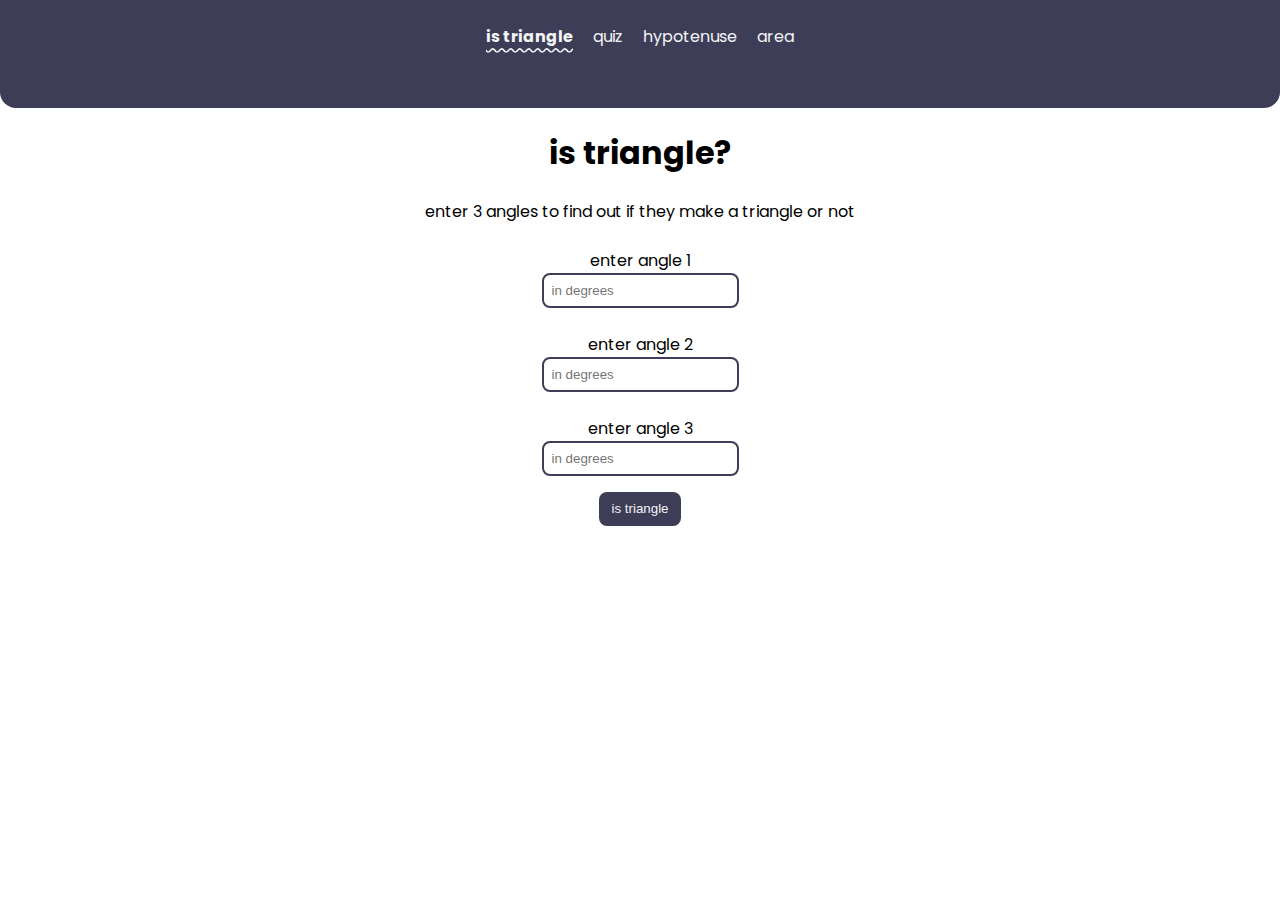
<file: index.html>
<!DOCTYPE html>
<html lang="en">
<head>
    <meta charset="UTF-8">
    <meta http-equiv="X-UA-Compatible" content="IE=edge">
    <meta name="viewport" content="width=device-width, initial-scale=1.0">
    <title>fun with triangles</title>
    <link rel="stylesheet" href="main.css" />
    <link rel="icon" href="data:image/svg+xml,<svg xmlns=%22http://www.w3.org/2000/svg%22 viewBox=%220 0 100 100%22><text y=%22.9em%22 font-size=%2290%22>🔺</text></svg>">

</head>
<body>
    <nav>
        <ol class="ol-nav">
            <li class="li-item active">is triangle</li>
            <a href="quiz.html"><li class="li-item">quiz</li></a>
            <a href="hypotenuse.html"><li class="li-item">hypotenuse</li></a>
            <a href="area.html"><li class="li-item">area</li></a>
        </ol>
    </nav>
<header>
    <h1>
        is triangle?
    </h1>
    <p>enter 3 angles to find out if they make a triangle or not</p>
</header>
    <label for="angle1">enter angle 1</label>
    <input id="angle1" placeholder="in degrees" type="number"/>
    
    <label for="angle2">enter angle 2</label>
    <input id="angle2" placeholder="in degrees" type="number"/>

    <label for="angle3">enter angle 3</label>
    <input id="angle3" placeholder="in degrees" type="number"/>

    <div class="container">
    <button id="btn-is-triangle">is triangle</button>
</div>

    <p id="is-triangle-output">enter details for output</p>

    <script src="main.js"></script>
</body>
</html>
</file>
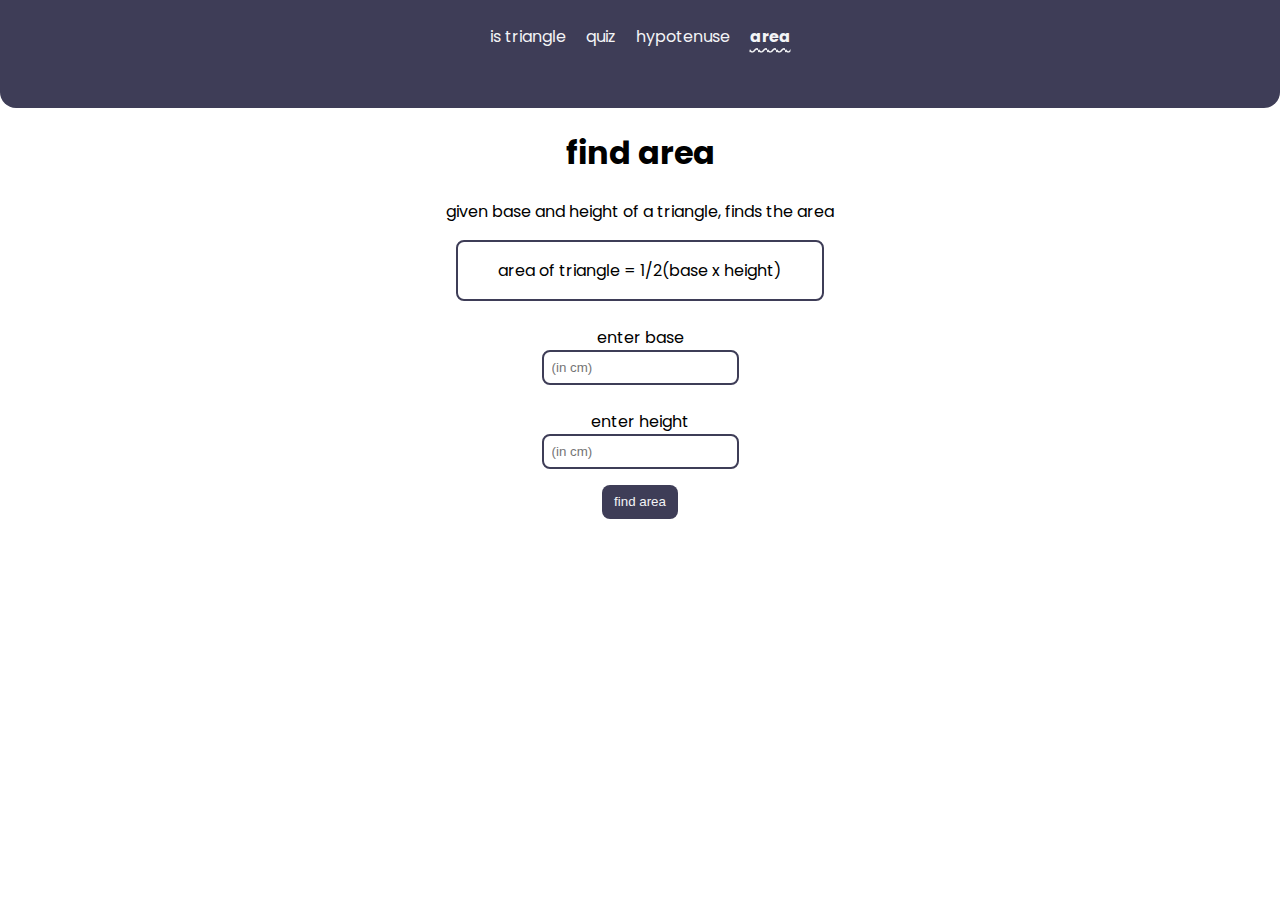
<file: area.html>
<!DOCTYPE html>
<html lang="en">
<head>
    <meta charset="UTF-8">
    <meta http-equiv="X-UA-Compatible" content="IE=edge">
    <meta name="viewport" content="width=device-width, initial-scale=1.0">
    <title>fun with triangles</title>
    <link rel="stylesheet" href="main.css" />
    <link rel="icon" href="data:image/svg+xml,<svg xmlns=%22http://www.w3.org/2000/svg%22 viewBox=%220 0 100 100%22><text y=%22.9em%22 font-size=%2290%22>🔺</text></svg>">
</head>
<body>
    <nav>
        <ol class="ol-nav">
            <a href="index.html"><li class="li-item">is triangle</li></a>
            <a href="quiz.html"><li class="li-item">quiz</li></a>
            <a href="hypotenuse.html"><li class="li-item">hypotenuse</li></a>
            <li class="li-item active">area</li></a>
        </ol>
    </nav>
    <header>
        <h1>
            find area
        </h1>
        <p>given base and height of a triangle, finds the area</p>
    </header>
    <div class="container">
        <div class="section">
            area of triangle = 1/2(base x height)
        </div>
        <label for="base">enter base</label>
        <input id="base" type="number" placeholder="(in cm)"/>
<label for="height">enter height</label>
        <input id="height" type="number" placeholder="(in cm)"/>
    <div class="container">
        <button id="btn-area">find area</button>
    </div>
        <p id="area-output"></p>
    </div>

    <script src="area.js"></script>
    
</body>
</html>
</file>
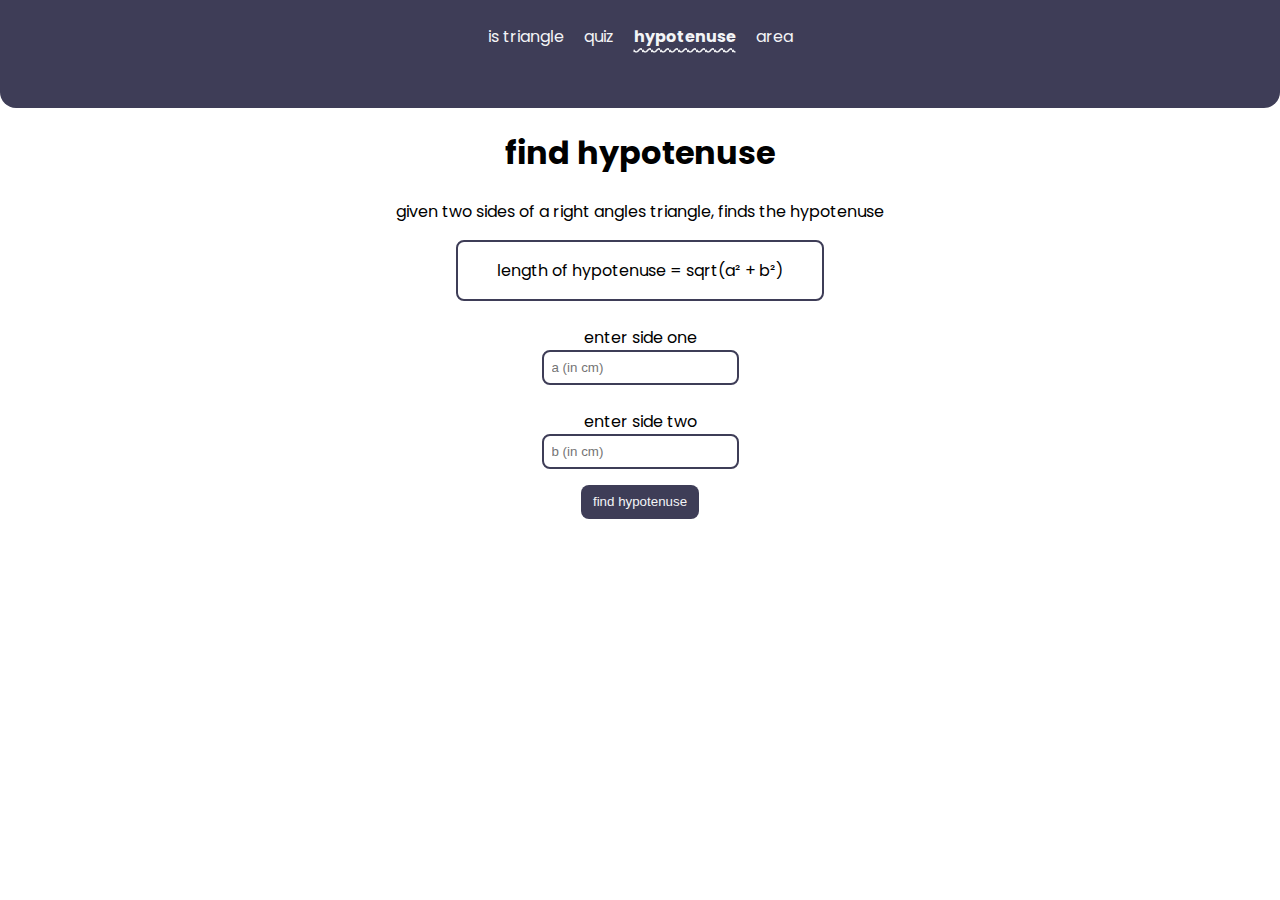
<file: hypotenuse.html>
<!DOCTYPE html>
<html lang="en">
<head>
    <meta charset="UTF-8">
    <meta http-equiv="X-UA-Compatible" content="IE=edge">
    <meta name="viewport" content="width=device-width, initial-scale=1.0">
    <title>fun with triangles</title>
    <link rel="stylesheet" href="main.css" />
    <link rel="icon" href="data:image/svg+xml,<svg xmlns=%22http://www.w3.org/2000/svg%22 viewBox=%220 0 100 100%22><text y=%22.9em%22 font-size=%2290%22>🔺</text></svg>">
</head>
<body>
    <nav>
        <ol class="ol-nav">
            <a href="index.html"><li class="li-item">is triangle</li></a>
            <a href="quiz.html"><li class="li-item">quiz</li></a>
            <li class="li-item active">hypotenuse</li>
            <a href="area.html"><li class="li-item">area</li></a>
        </ol>
    </nav>
    <header>
        <h1>
            find hypotenuse
        </h1>
        <p>given two sides of a right angles triangle, finds the hypotenuse</p>
    </header>
    <div class="container">
        <div class="section">
            length of hypotenuse = sqrt(a² + b²)
        </div>
        <label for="a">enter side one</label>
        <input id="a" type="number" placeholder="a (in cm)"/>
        <label for="b">enter side two</label>
        <input id="b" type="number" placeholder="b (in cm)"/>

        <div class="container">
        <button id="btn-hypotenuse">find hypotenuse</button>
    </div>
        <p id="hypo-output"></p>
    </div>

    <script src="hypo.js"></script>
    
</body>
</html>
</file>
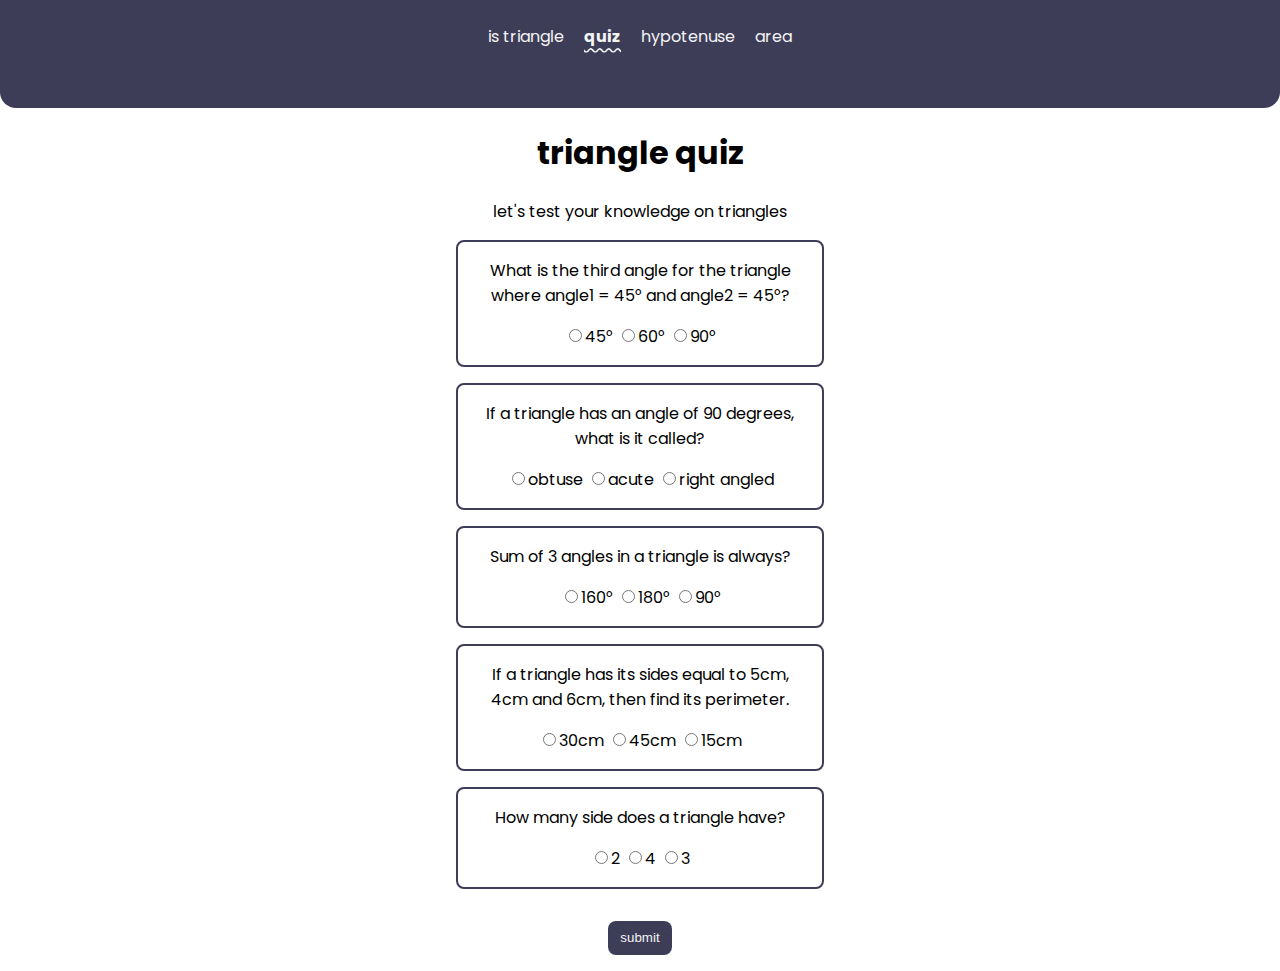
<file: quiz.html>
<!DOCTYPE html>
<html lang="en">
<head>
    <meta charset="UTF-8">
    <meta http-equiv="X-UA-Compatible" content="IE=edge">
    <meta name="viewport" content="width=device-width, initial-scale=1.0">
    <title>fun with triangles</title>
    <link rel="stylesheet" href="main.css" />
    <link rel="icon" href="data:image/svg+xml,<svg xmlns=%22http://www.w3.org/2000/svg%22 viewBox=%220 0 100 100%22><text y=%22.9em%22 font-size=%2290%22>🔺</text></svg>">
</head>
<body>
    <nav>
        <ol class="ol-nav">
            <a href="index.html"><li class="li-item">is triangle</li></a>
            <li class="li-item active">quiz</li>
            <a href="hypotenuse.html"><li class="li-item">hypotenuse</li></a>
            <a href="area.html"><li class="li-item">area</li></a>
        </ol>
    </nav>
    <header>
        <h1>
            triangle quiz
        </h1>
        <p>let's test your knowledge on triangles</p>
    </header>
    <div class="container">
<form class="quiz-form">
    <div class="section">
        <span>What is the third angle for the triangle where angle1 = 45° and angle2 = 45°?</span>
        <input type="radio" name="question1" value="45">45°
        <input type="radio" name="question1" value="60">60°
        <input type="radio" name="question1" value="90">90°
    </div>

    <div class="section">
        <span>If a triangle has an angle of 90 degrees, what is it called?</span>
        <input type="radio" name="question2" value="obtuse">obtuse
        <input type="radio" name="question2" value="acute">acute
        <input type="radio" name="question2" value="right angled">right angled
    </div>

    <div class="section">
        <span>Sum of 3 angles in a triangle is always?</span>
        <input type="radio" name="question3" value="160">160°
        <input type="radio" name="question3" value="180">180°
        <input type="radio" name="question3" value="90">90°
    </div>

    <div class="section">
        <span>If a triangle has its sides equal to 5cm, 4cm and 6cm, then find its perimeter.</span>
        <input type="radio" name="question4" value="30">30cm
        <input type="radio" name="question4" value="45">45cm
        <input type="radio" name="question4" value="15">15cm
    </div>

    <div class="section">
        <span>How many side does a triangle have?</span>
        <input type="radio" name="question5" value="2">2
        <input type="radio" name="question5" value="4">4
        <input type="radio" name="question5" value="3">3
    </div>


</form>
<button id="btn-submit-quiz">submit</button>
</div>

    <p id="quiz-output">score output</p>

    <script src="quiz.js"></script>
</body>
</html>
</file>
<file: main.css>
@import url("https://fonts.googleapis.com/css2?family=Poppins:wght@400;600&display=swap");

:root {
  --primary-color: #3e3d57;
  --secondary-color: #f45905;
  --off-white: #f3f4f6;
  --dark-gray: #6b7280;
  --black: #000000;
}

html {
  scroll-behavior: smooth;
}

html, body {
  font-family: "Poppins", sans-serif;
  margin: 0px;
  text-align: center;
}

input {
    padding:0.5rem;
    border-radius:0.5rem;
    outline: none;
    border: 2px solid var(--primary-color);
}

label {
    margin-top: 1.5rem;
    display: block;
}

button {
    padding:0.6rem 0.75rem;
    margin: 1rem;
    border-radius: 0.5rem;
    border: 0;
    color: var(--off-white);
    background-color: var(--primary-color);
}

div {
    margin-top:1rem;
    text-align: center;
}

#is-triangle-output, #quiz-output, #hypo-output, #area-output {
    padding: 1rem;
    display: none;
    background-color: var(--off-white);
    font-size: large;
    font-weight: bold;
}

nav {
    height:12vh;
    background-color: var(--primary-color);
    border-bottom-left-radius: 1rem;
    border-bottom-right-radius: 1rem;
}

nav .ol-nav .li-item{
    color: var(--off-white);
    display: inline-block;
    padding: 0rem 0.5rem;
    margin: 0.5rem 0rem;
    cursor: pointer;
}

nav .ol-nav .li-item:hover {
    color: var(--secondary-color);
}
.ol-nav {
    padding: 1rem 0rem;
    margin: 0;
}

.active {
    font-weight: bold;
    text-decoration-line: underline;
    text-decoration-style: wavy;
    text-underline-offset: 5px;
}

.container {
    margin: auto;
    max-width: 400px;
}

/* quiz */
.section {
    /* width: 50%; */
    margin: 1rem;
    padding:1rem;
    border: 2px solid var(--primary-color);
    border-radius: 0.5rem;
}

.section span {
    display: block;
    margin-bottom: 1rem;
}
</file>
